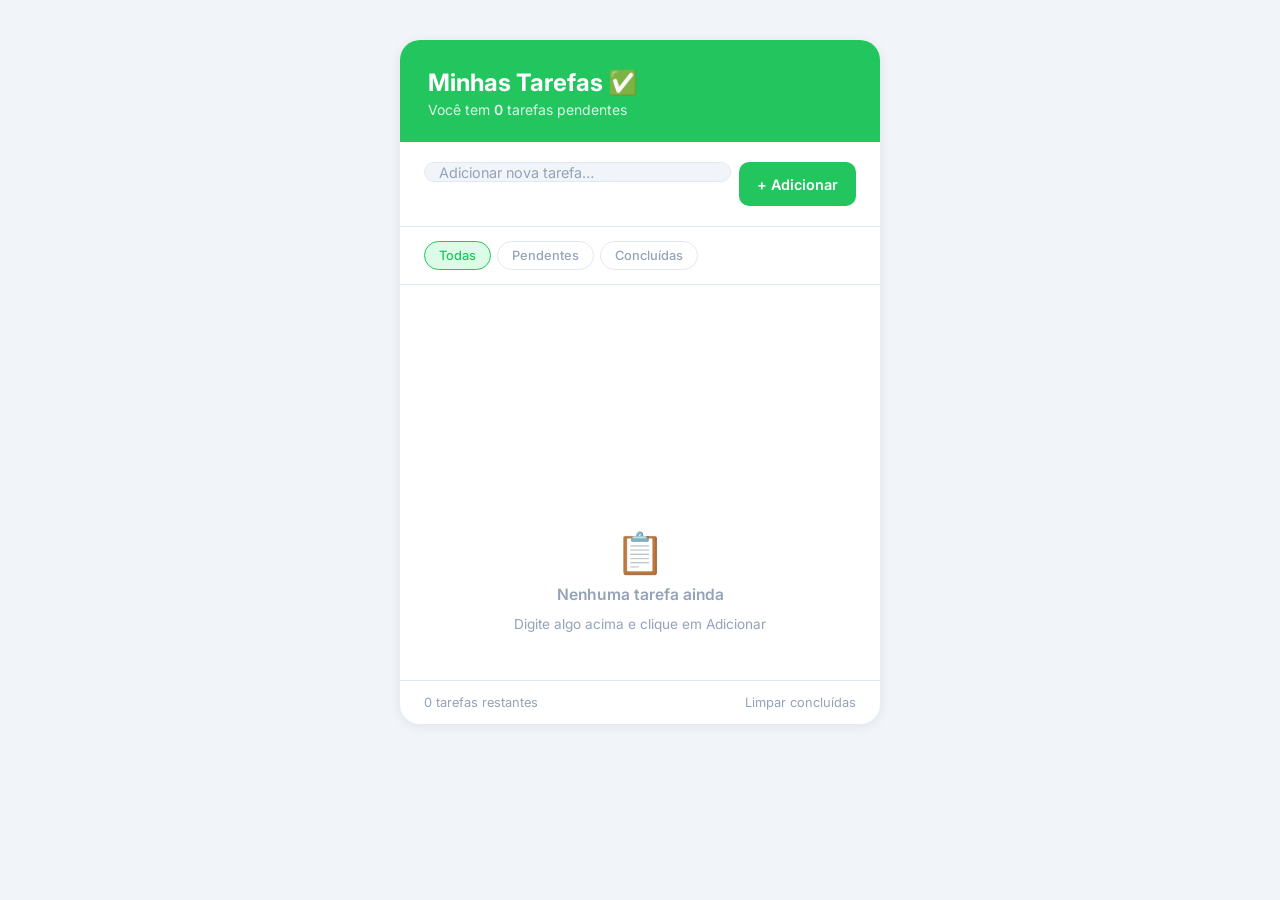
<file: index.html>
<!DOCTYPE html>
<html lang="pt-BR">

<head>
  <meta charset="UTF-8">
  <meta name="viewport" content="width=device-width, initial-scale=1.0">
  <title>Minhas Tarefas</title>

  <link rel="stylesheet" href="../Css/style.css">

  <link href="https://fonts.googleapis.com/css2?family=Inter:wght@400;500;600;700&display=swap" rel="stylesheet">
</head>

<body>

  <div class="app">

    <header class="cabecalho">

      <h1>Minhas Tarefas ✅</h1>

      <p>Você tem <span id="contadorTexto">0</span> tarefas pendentes</p>

    </header>


    <div class="formulario">

      <div class="campo-input">

        <input type="text" id="inputTarefa" placeholder="Adicionar nova tarefa…" maxlength="100">

        <p id="mensagemErro" class="mensagem-erro"></p>

      </div>

      <button id="btnAdicionar">+ Adicionar</button>

    </div>

    <div class="filtros">

      <button class="filtro filtro--ativo" data-filtro="todas">Todas</button>

      <button class="filtro" data-filtro="pendentes">Pendentes</button>

      <button class="filtro" data-filtro="concluidas">Concluídas</button>

    </div>


    <div class="lista-wrap">

      <ul id="listaTarefas"></ul>

    </div>

    <div id="estadoVazio">

      <span class="estado-vazio__icone">📋</span>

      <p class="estado-vazio__titulo">Nenhuma tarefa ainda</p>

      <p class="estado-vazio__texto">Digite algo acima e clique em Adicionar</p>

    </div>


    <footer class="rodape">

      <span id="contagemRodape">0 tarefas restantes</span>

      <button id="btnLimpar">Limpar concluídas</button>
      
    </footer>


  </div>

  <script src="../Js/app.js"></script>

</body>

</html>
</file>
<file: Css/style.css>
/* ================================
       VARIÁVEIS DE COR E ESTILO
   ================================ */
:root {
    --verde: #22c55e;
    --verde-claro: #dcfce7;
    --cinza-fundo: #f1f5f9;
    --cinza-borda: #e2e8f0;
    --texto: #1e293b;
    --texto-leve: #94a3b8;
    --branco: #ffffff;
    --vermelho: #ef4444;
    --sombra: 0 2px 12px rgba(0, 0, 0, 0.08);
}

/* ================================
       RESET BÁSICO
   ================================ */
* {
    margin: 0;
    padding: 0;
    box-sizing: border-box;
}

body {
    font-family: 'Inter', sans-serif;
    background-color: var(--cinza-fundo);
    color: var(--texto);
    min-height: 100vh;
    display: flex;
    align-items: flex-start;
    justify-content: center;
    padding: 40px 16px;
}

/* ================================
       CARD PRINCIPAL
   ================================ */
.app {
    background: var(--branco);
    border-radius: 20px;
    box-shadow: var(--sombra);
    width: 100%;
    max-width: 480px;
    overflow: hidden;
}

/* ================================
       CABEÇALHO
   ================================ */
.cabecalho {
    background: var(--verde);
    padding: 28px 28px 24px;
    color: white;
}

.cabecalho h1 {
    font-size: 1.5rem;
    font-weight: 700;
    margin-bottom: 4px;
}

.cabecalho p {
    font-size: 0.875rem;
    opacity: 0.85;
}

#contadorTexto {
    font-weight: 600;
    opacity: 1;
}

/* ================================
       FORMULÁRIO DE ADICIONAR TAREFA
   ================================ */
.formulario {
    display: flex;
    gap: 8px;
    padding: 20px 24px;
    border-bottom: 1px solid var(--cinza-borda);
}

#inputTarefa {
    flex: 1;
    height: 44px;
    padding: 0 14px;
    border: 1.5px solid var(--cinza-borda);
    border-radius: 10px;
    font-family: inherit;
    font-size: 0.9rem;
    color: var(--texto);
    background: var(--cinza-fundo);
    transition: border-color 0.2s;
    outline: none;
}

#inputTarefa:focus {
    border-color: var(--verde);
    background: white;
}

#inputTarefa::placeholder {
    color: var(--texto-leve);
}

#btnAdicionar {
    height: 44px;
    padding: 0 18px;
    background: var(--verde);
    color: white;
    border: none;
    border-radius: 10px;
    font-family: inherit;
    font-size: 0.9rem;
    font-weight: 600;
    cursor: pointer;
    transition: background 0.2s, transform 0.1s;
    white-space: nowrap;
}

#btnAdicionar:hover {
    background: #16a34a;
}

#btnAdicionar:active {
    transform: scale(0.97);
}

/* ================================
       FILTROS
   ================================ */
.filtros {
    display: flex;
    gap: 6px;
    padding: 14px 24px;
    border-bottom: 1px solid var(--cinza-borda);
}

.filtro {
    padding: 6px 14px;
    border: 1.5px solid var(--cinza-borda);
    border-radius: 20px;
    font-family: inherit;
    font-size: 0.8rem;
    font-weight: 500;
    color: var(--texto-leve);
    background: none;
    cursor: pointer;
    transition: all 0.2s;
}

.filtro:hover {
    border-color: var(--verde);
    color: var(--verde);
}

.filtro--ativo {
    background: var(--verde-claro);
    border-color: var(--verde);
    color: var(--verde);
}

/* ================================
       LISTA DE TAREFAS
   ================================ */
.lista-wrap {
    padding: 8px 0;
    min-height: 200px;
}

#listaTarefas {
    list-style: none;
}

/* ================================
       CADA ITEM DA LISTA
   ================================ */
.tarefa {
    display: flex;
    align-items: center;
    gap: 12px;
    padding: 14px 24px;
    border-bottom: 1px solid var(--cinza-borda);
    transition: background 0.15s;
}

.tarefa:last-child {
    border-bottom: none;
}

.tarefa:hover {
    background: var(--cinza-fundo);
}

.tarefa__check {
    flex-shrink: 0;
    width: 24px;
    height: 24px;
    border-radius: 50%;
    border: 2px solid var(--cinza-borda);
    background: none;
    cursor: pointer;
    display: flex;
    align-items: center;
    justify-content: center;
    transition: all 0.2s;
    padding: 0;
}

.tarefa__check:hover {
    border-color: var(--verde);
}

.tarefa--feita .tarefa__check {
    background: var(--verde);
    border-color: var(--verde);
}

.tarefa__check::after {
    content: '✓';
    font-size: 12px;
    color: white;
    opacity: 0;
    transition: opacity 0.2s;
}

.tarefa--feita .tarefa__check::after {
    opacity: 1;
}

/* Texto da tarefa */
.tarefa__texto {
    flex: 1;
    font-size: 0.9375rem;
    color: var(--texto);
    transition: all 0.2s;
}

.tarefa--feita .tarefa__texto {
    text-decoration: line-through;
    color: var(--texto-leve);
}

/* Botão de deletar */
.tarefa__deletar {
    flex-shrink: 0;
    width: 28px;
    height: 28px;
    border-radius: 8px;
    border: none;
    background: none;
    color: var(--texto-leve);
    cursor: pointer;
    font-size: 0.875rem;
    display: flex;
    align-items: center;
    justify-content: center;
    opacity: 0;
    transition: all 0.2s;
}

.tarefa:hover .tarefa__deletar {
    opacity: 1;
}

.tarefa__deletar:hover {
    background: #fee2e2;
    color: var(--vermelho);
}

/* ================================
       ESTADO VAZIO
   ================================ */
#estadoVazio {
    display: flex;
    flex-direction: column;
    align-items: center;
    justify-content: center;
    padding: 48px 24px;
    gap: 12px;
    color: var(--texto-leve);
}

.estado-vazio__icone {
    font-size: 2.5rem;
    line-height: 1;
}

.estado-vazio__titulo {
    font-size: 0.975rem;
    font-weight: 600;
    color: var(--texto-leve);
}

.estado-vazio__texto {
    font-size: 0.85rem;
    text-align: center;
}

/* ================================
       RODAPÉ
   ================================ */
.rodape {
    padding: 14px 24px;
    border-top: 1px solid var(--cinza-borda);
    display: flex;
    align-items: center;
    justify-content: space-between;
}

#contagemRodape {
    font-size: 0.8rem;
    color: var(--texto-leve);
}

#btnLimpar {
    font-size: 0.8rem;
    color: var(--texto-leve);
    background: none;
    border: none;
    cursor: pointer;
    font-family: inherit;
    transition: color 0.2s;
}

#btnLimpar:hover {
    color: var(--vermelho);
}

/* ================================
   MENSAGEM DE ERRO
   ================================ */

.campo-input {
    flex: 1;
    display: flex;
    flex-direction: column;
}

.mensagem-erro {
    min-height: 18px;
    margin-top: 6px;
    font-size: 13px;
    color: var(--vermelho);
    font-weight: 500;
}

/* ================================
   RESPONSIVO (CELULAR E TABLET)
   ================================ */

/* Telas médias, tipo tablet */
@media (max-width: 600px) {
    body {
        padding: 20px 12px;
    }

    .app {
        max-width: 100%;
    }
}

/* Telas pequenas, tipo celular */
@media (max-width: 420px) {
    .cabecalho {
        padding: 20px 18px 18px;
    }

    .cabecalho h1 {
        font-size: 1.25rem;
    }

    .formulario {
        flex-direction: column;
        padding: 16px 18px;
    }

    #btnAdicionar {
        width: 100%;
    }

    .filtros {
        padding: 12px 18px;
        flex-wrap: wrap;
    }

    .filtro {
        flex: 1;
        text-align: center;
    }

    .tarefa {
        padding: 12px 18px;
    }

    .tarefa__deletar {
        opacity: 1;
    }

    .rodape {
        padding: 12px 18px;
        flex-direction: column;
        gap: 8px;
    }
}
</file>
